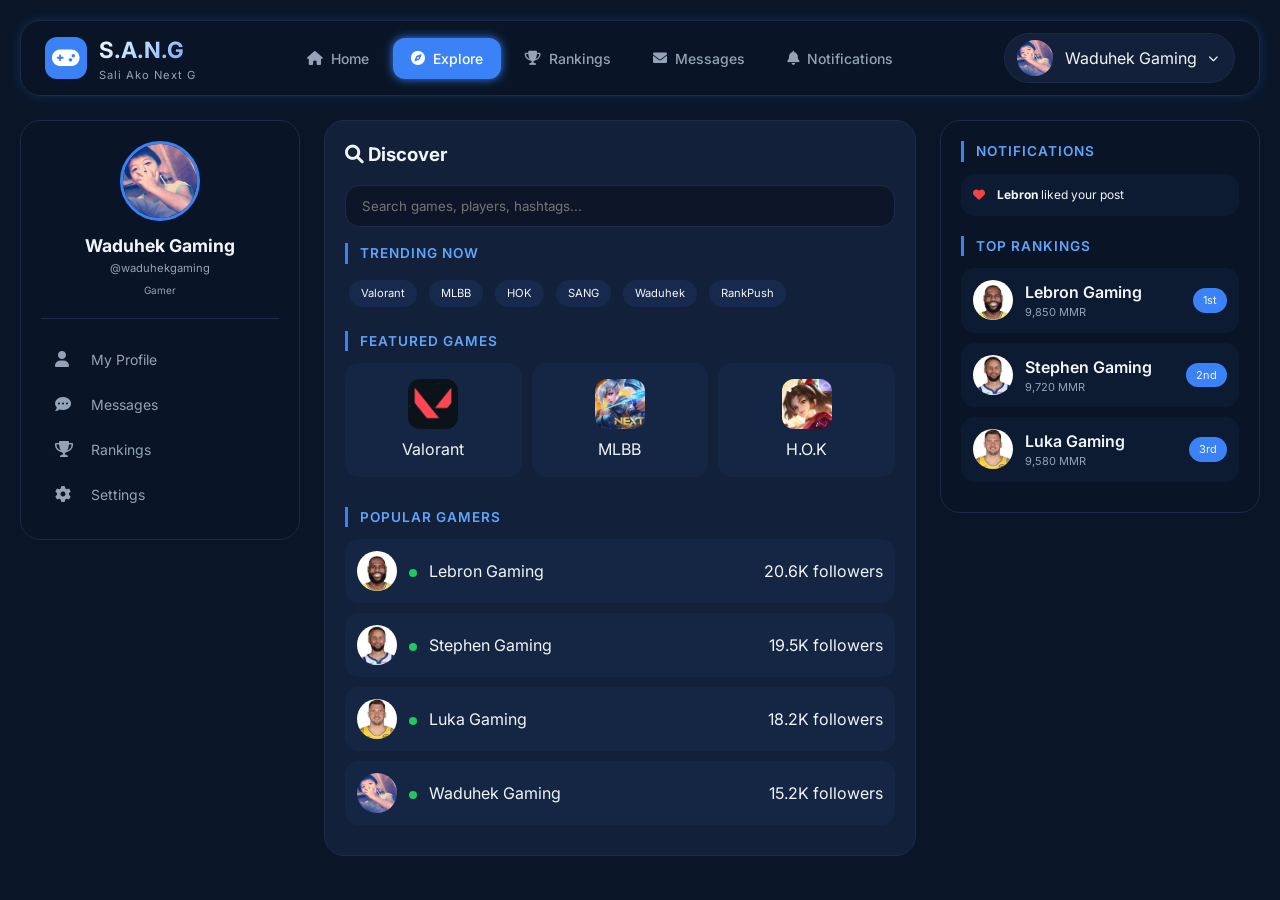
<file: Game/explore.html>
<!DOCTYPE html>
<html lang="tl">
<head>
    <meta charset="UTF-8">
    <meta name="viewport" content="width=device-width, initial-scale=1.0, user-scalable=yes">
    <title>S.A.N.G · Explore</title>
    <link rel="stylesheet" href="https://cdnjs.cloudflare.com/ajax/libs/font-awesome/6.0.0-beta3/css/all.min.css">
    <link href="https://fonts.googleapis.com/css2?family=Inter:opsz,wght@14..32,300;14..32,400;14..32,500;14..32,600;14..32,700&display=swap" rel="stylesheet">
    <link rel="stylesheet" href="style.css">
</head>
<body>

<div class="container">
    <div class="top-nav">
        <a href="index.html" class="logo">
            <div class="logo-icon"><i class="fas fa-gamepad"></i></div>
            <div><h1>S.A.N.G</h1><p>Sali Ako Next G</p></div>
        </a>
        <div class="nav-links">
            <a href="index.html"><i class="fas fa-home"></i><span>Home</span></a>
            <a href="explore.html" class="active"><i class="fas fa-compass"></i><span>Explore</span></a>
            <a href="rankings.html"><i class="fas fa-trophy"></i><span>Rankings</span></a>
            <a href="messages.html"><i class="fas fa-envelope"></i><span>Messages</span></a>
            <a href="notifications.html"><i class="fas fa-bell"></i><span>Notifications</span></a>
        </div>
        <a href="profile.html" class="user-menu">
            <div class="user-avatar-small"><img src="images/dennis.jpg" alt="Waduhek"></div>
            <span>Waduhek Gaming</span>
            <i class="fas fa-chevron-down" style="font-size: 10px;"></i>
        </a>
    </div>

    <div class="main-grid">
        <div class="left-panel">
            <a href="profile.html" class="profile-card">
                <div class="profile-avatar"><img src="images/dennis.jpg" alt="Waduhek"></div>
                <h3>Waduhek Gaming</h3>
                <p>@waduhekgaming</p>
                <p style="font-size: 10px; margin-top: 6px;">Gamer</p>
            </a>
            <a href="profile.html" class="menu-item"><i class="fas fa-user"></i> My Profile</a>
            <a href="messages.html" class="menu-item"><i class="fas fa-comment-dots"></i> Messages</a>
            <a href="rankings.html" class="menu-item"><i class="fas fa-trophy"></i> Rankings</a>
            <a href="settings.html" class="menu-item"><i class="fas fa-cog"></i> Settings</a>
        </div>

        <div class="feed-panel">
            <div class="card">
                <h3><i class="fas fa-search"></i> Discover</h3>
                <input type="text" placeholder="Search games, players, hashtags..." style="margin:16px 0;">
                <div class="section-title">Trending Now</div>
                <div>
                    <span class="hashtag" onclick="alert('Valorant trending')">Valorant</span>
                    <span class="hashtag" onclick="alert('MLBB trending')">MLBB</span>
                    <span class="hashtag" onclick="alert('HOK trending')">HOK</span>
                    <span class="hashtag" onclick="alert('SANG trending')">SANG</span>
                    <span class="hashtag" onclick="alert('Waduhek trending')">Waduhek</span>
                    <span class="hashtag" onclick="alert('RankPush trending')">RankPush</span>
                </div>
                <div class="section-title">Featured Games</div>
                <div style="display:grid; grid-template-columns:repeat(3,1fr); gap:10px;">
                    <div class="rank-item" style="flex-direction:column; text-align:center; padding:16px;" onclick="alert('Valorant featured')">
                        <div style="width:50px; height:50px; border-radius:12px; display:flex; align-items:center; justify-content:center; margin-bottom:8px; overflow:hidden;">
                            <img src="images/valorant-logo.jpg" alt="Valorant" style="width:100%; height:100%; object-fit:contain;">
                        </div>
                        <span>Valorant</span>
                    </div>
                    <div class="rank-item" style="flex-direction:column; text-align:center; padding:16px;" onclick="alert('MLBB featured')">
                        <div style="width:50px; height:50px; border-radius:12px; display:flex; align-items:center; justify-content:center; margin-bottom:8px; overflow:hidden;">
                            <img src="images/mlbb-logo.jpg" alt="MLBB" style="width:100%; height:100%; object-fit:contain;">
                        </div>
                        <span>MLBB</span>
                    </div>
                    <div class="rank-item" style="flex-direction:column; text-align:center; padding:16px;" onclick="alert('HOK featured')">
                        <div style="width:50px; height:50px; border-radius:12px; display:flex; align-items:center; justify-content:center; margin-bottom:8px; overflow:hidden;">
                            <img src="images/hok-logo.jpg" alt="HOK" style="width:100%; height:100%; object-fit:contain;">
                        </div>
                        <span>H.O.K</span>
                    </div>
                </div>
                <div class="section-title">Popular Gamers</div>
                <div class="chat-item" onclick="location.href='profile.html?user=lebron'" style="display:flex; align-items:center; gap:12px;">
                    <div class="chat-avatar" style="width:40px; height:40px; border-radius:50%; overflow:hidden;"><img src="images/Lebron.jpg" style="width:100%; height:100%; object-fit:cover;"></div>
                    <div><span class="online-dot"></span> Lebron Gaming</div>
                    <div style="margin-left:auto;">20.6K followers</div>
                </div>
                <div class="chat-item" onclick="location.href='profile.html?user=stephen'" style="display:flex; align-items:center; gap:12px;">
                    <div class="chat-avatar" style="width:40px; height:40px; border-radius:50%; overflow:hidden;"><img src="images/Stephen.jpg" style="width:100%; height:100%; object-fit:cover;"></div>
                    <div><span class="online-dot"></span> Stephen Gaming</div>
                    <div style="margin-left:auto;">19.5K followers</div>
                </div>
                <div class="chat-item" onclick="location.href='profile.html?user=luka'" style="display:flex; align-items:center; gap:12px;">
                    <div class="chat-avatar" style="width:40px; height:40px; border-radius:50%; overflow:hidden;"><img src="images/Luka.jpg" style="width:100%; height:100%; object-fit:cover;"></div>
                    <div><span class="online-dot"></span> Luka Gaming</div>
                    <div style="margin-left:auto;">18.2K followers</div>
                </div>
                <div class="chat-item" onclick="location.href='profile.html'" style="display:flex; align-items:center; gap:12px;">
                    <div class="chat-avatar" style="width:40px; height:40px; border-radius:50%; overflow:hidden;"><img src="images/dennis.jpg" style="width:100%; height:100%; object-fit:cover;"></div>
                    <div><span class="online-dot"></span> Waduhek Gaming</div>
                    <div style="margin-left:auto;">15.2K followers</div>
                </div>
            </div>
        </div>

        <div class="right-panel">
            <div class="section-title">Notifications</div>
            <a href="notifications.html" class="notification-item"><i class="fas fa-heart" style="color: var(--danger);"></i><span><strong>Lebron</strong> liked your post</span></a>
            <div class="section-title">Top Rankings</div>
      
            <a href="profile.html?user=lebron" class="rank-item" style="display:flex; align-items:center; gap:12px; text-decoration:none;">
                <div style="width:40px; height:40px; border-radius:50%; overflow:hidden;">
                    <img src="images/Lebron.jpg" style="width:100%; height:100%; object-fit:cover;">
                </div>
                <div style="flex:1;">
                    <div style="font-weight:600;">Lebron Gaming</div>
                    <div style="font-size:11px; color:var(--text-secondary);">9,850 MMR</div>
                </div>
                <div style="background:var(--accent); padding:4px 10px; border-radius:20px; font-size:11px;">1st</div>
            </a>

            <a href="profile.html?user=stephen" class="rank-item" style="display:flex; align-items:center; gap:12px; text-decoration:none;">
                <div style="width:40px; height:40px; border-radius:50%; overflow:hidden;">
                    <img src="images/Stephen.jpg" style="width:100%; height:100%; object-fit:cover;">
                </div>
                <div style="flex:1;">
                    <div style="font-weight:600;">Stephen Gaming</div>
                    <div style="font-size:11px; color:var(--text-secondary);">9,720 MMR</div>
                </div>
                <div style="background:var(--accent); padding:4px 10px; border-radius:20px; font-size:11px;">2nd</div>
            </a>

          
            <a href="profile.html?user=luka" class="rank-item" style="display:flex; align-items:center; gap:12px; text-decoration:none;">
                <div style="width:40px; height:40px; border-radius:50%; overflow:hidden;">
                    <img src="images/Luka.jpg" style="width:100%; height:100%; object-fit:cover;">
                </div>
                <div style="flex:1;">
                    <div style="font-weight:600;">Luka Gaming</div>
                    <div style="font-size:11px; color:var(--text-secondary);">9,580 MMR</div>
                </div>
                <div style="background:var(--accent); padding:4px 10px; border-radius:20px; font-size:11px;">3rd</div>
            </a>
        </div>
    </div>
</div>

</body>
</html>
</file>
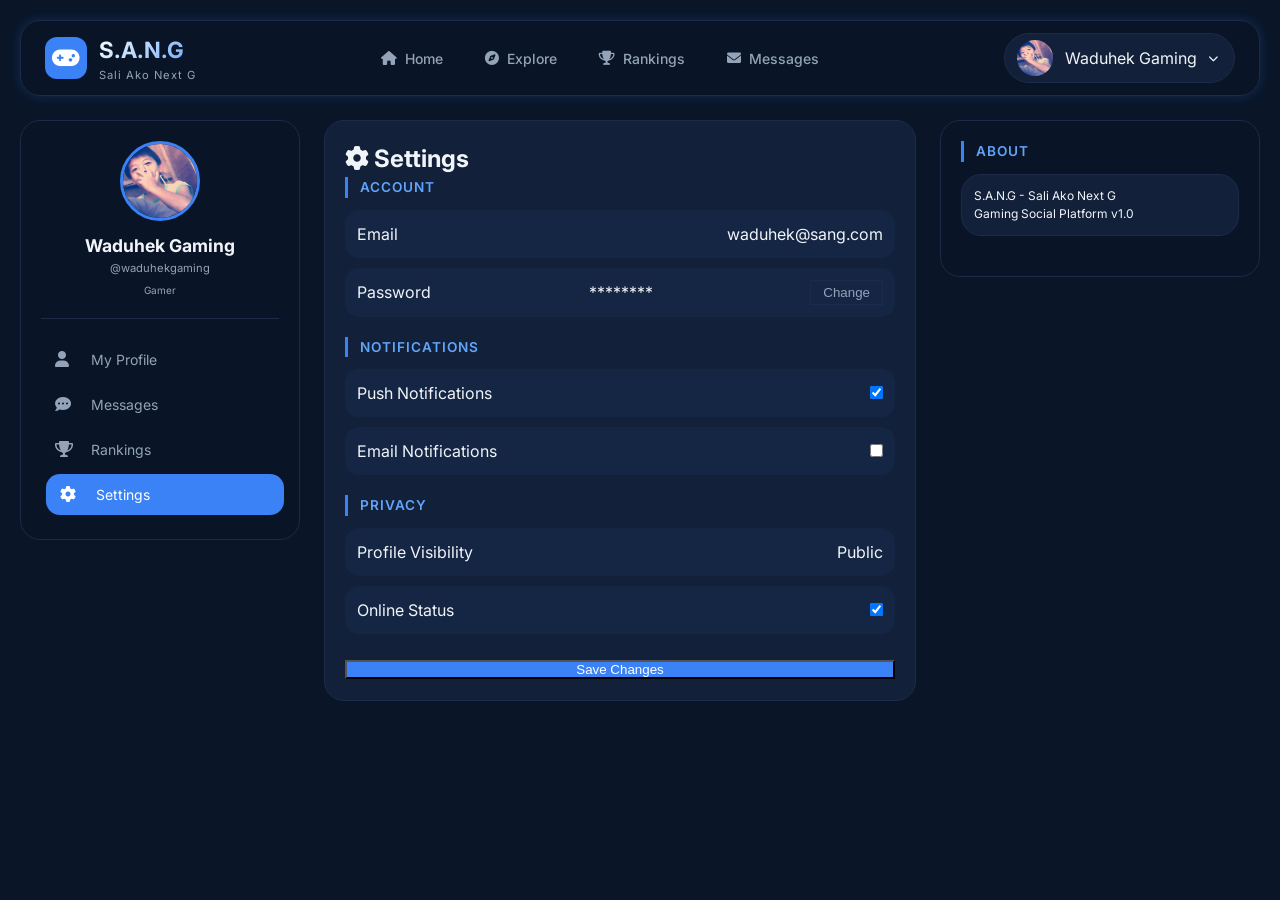
<file: Game/settings.html>
<!DOCTYPE html>
<html lang="tl">
<head>
    <meta charset="UTF-8">
    <meta name="viewport" content="width=device-width, initial-scale=1.0, user-scalable=yes">
    <title>S.A.N.G · Settings</title>
    <link rel="stylesheet" href="https://cdnjs.cloudflare.com/ajax/libs/font-awesome/6.0.0-beta3/css/all.min.css">
    <link href="https://fonts.googleapis.com/css2?family=Inter:opsz,wght@14..32,300;14..32,400;14..32,500;14..32,600;14..32,700&display=swap" rel="stylesheet">
    <link rel="stylesheet" href="style.css">
</head>
<body>

<div class="container">
    <div class="top-nav">
        <a href="index.html" class="logo">
            <div class="logo-icon"><i class="fas fa-gamepad"></i></div>
            <div><h1>S.A.N.G</h1><p>Sali Ako Next G</p></div>
        </a>
        <div class="nav-links">
            <a href="index.html"><i class="fas fa-home"></i><span>Home</span></a>
            <a href="explore.html"><i class="fas fa-compass"></i><span>Explore</span></a>
            <a href="rankings.html"><i class="fas fa-trophy"></i><span>Rankings</span></a>
            <a href="messages.html"><i class="fas fa-envelope"></i><span>Messages</span></a>
        </div>
        <a href="profile.html" class="user-menu">
            <div class="user-avatar-small"><img src="images/dennis.jpg" alt="Waduhek"></div>
            <span>Waduhek Gaming</span>
            <i class="fas fa-chevron-down" style="font-size: 10px;"></i>
        </a>
    </div>

    <div class="main-grid">
        <div class="left-panel">
            <a href="profile.html" class="profile-card">
                <div class="profile-avatar"><img src="images/dennis.jpg" alt="Waduhek"></div>
                <h3>Waduhek Gaming</h3>
                <p>@waduhekgaming</p>
                <p style="font-size: 10px; margin-top: 6px;">Gamer</p>
            </a>
            <a href="profile.html" class="menu-item"><i class="fas fa-user"></i> My Profile</a>
            <a href="messages.html" class="menu-item"><i class="fas fa-comment-dots"></i> Messages</a>
            <a href="rankings.html" class="menu-item"><i class="fas fa-trophy"></i> Rankings</a>
            <a href="settings.html" class="menu-item active-menu"><i class="fas fa-cog"></i> Settings</a>
        </div>

        <div class="feed-panel">
            <div class="card">
                <h2><i class="fas fa-cog"></i> Settings</h2>
                <div class="section-title">Account</div>
                <div class="rank-item"><span>Email</span><span>waduhek@sang.com</span></div>
                <div class="rank-item"><span>Password</span><span>********</span><button class="btn-outline" style="padding:4px 12px;" onclick="alert('Change password')">Change</button></div>
                <div class="section-title">Notifications</div>
                <div class="rank-item"><span>Push Notifications</span><span><input type="checkbox" checked></span></div>
                <div class="rank-item"><span>Email Notifications</span><span><input type="checkbox"></span></div>
                <div class="section-title">Privacy</div>
                <div class="rank-item"><span>Profile Visibility</span><span>Public</span></div>
                <div class="rank-item"><span>Online Status</span><span><input type="checkbox" checked></span></div>
                <button class="btn-primary" style="width:100%; margin-top:16px;" onclick="alert('Settings saved!')">Save Changes</button>
            </div>
        </div>

        <div class="right-panel">
            <div class="section-title">About</div>
            <div class="card" style="padding:12px;">
                <p style="font-size:12px;">S.A.N.G - Sali Ako Next G<br>Gaming Social Platform v1.0</p>
            </div>
        </div>
    </div>
</div>

</body>
</html>
</file>
<file: Game/style.css>
* {
    margin: 0;
    padding: 0;
    box-sizing: border-box;
}

:root {
    --bg-primary: #0a1628;
    --bg-secondary: #0f1a2f;
    --bg-card: #13203a;
    --bg-sidebar: rgba(10, 22, 40, 0.95);
    --primary: #1e3a5f;
    --primary-light: #2c4a6e;
    --primary-dark: #0f2a4a;
    --accent: #3b82f6;
    --accent-light: #60a5fa;
    --text-primary: #f1f5f9;
    --text-secondary: #94a3b8;
    --border: #1e2a4a;
    --success: #22c55e;
    --warning: #f59e0b;
    --danger: #ef4444;
    --card-radius: 20px;
    --glow: 0 0 12px rgba(59, 130, 246, 0.2);
}

body {
    font-family: 'Inter', sans-serif;
    background: var(--bg-primary);
    color: var(--text-primary);
    line-height: 1.5;
}

.container {
    max-width: 1500px;
    margin: 0 auto;
    padding: 20px;
}


.top-nav {
    background: var(--bg-sidebar);
    backdrop-filter: blur(12px);
    border-radius: var(--card-radius);
    padding: 12px 24px;
    margin-bottom: 24px;
    display: flex;
    justify-content: space-between;
    align-items: center;
    flex-wrap: wrap;
    gap: 16px;
    border: 1px solid var(--border);
    box-shadow: var(--glow);
    position: sticky;
    top: 20px;
    z-index: 100;
}

.logo {
    display: flex;
    align-items: center;
    gap: 12px;
    cursor: pointer;
    text-decoration: none;
}

.logo-icon {
    width: 42px;
    height: 42px;
    background: var(--accent);
    border-radius: 12px;
    display: flex;
    align-items: center;
    justify-content: center;
    font-size: 22px;
    color: white;
}

.logo h1 {
    font-size: 1.4rem;
    font-weight: 700;
    background: linear-gradient(135deg, white, var(--accent-light));
    -webkit-background-clip: text;
    background-clip: text;
    color: transparent;
}

.logo p {
    font-size: 0.7rem;
    color: var(--text-secondary);
    letter-spacing: 1px;
}

.nav-links {
    display: flex;
    gap: 6px;
    flex-wrap: wrap;
}

.nav-links a {
    color: var(--text-secondary);
    text-decoration: none;
    padding: 10px 18px;
    border-radius: 12px;
    transition: all 0.2s ease;
    display: flex;
    align-items: center;
    gap: 8px;
    font-weight: 500;
    font-size: 14px;
}

.nav-links a:hover, .nav-links a.active {
    background: var(--accent);
    color: white;
    box-shadow: 0 0 10px var(--accent);
}

.user-menu {
    display: flex;
    align-items: center;
    gap: 12px;
    background: var(--bg-card);
    padding: 6px 16px 6px 12px;
    border-radius: 40px;
    border: 1px solid var(--border);
    cursor: pointer;
    transition: all 0.2s;
    text-decoration: none;
    color: var(--text-primary);
}

.user-menu:hover {
    border-color: var(--accent);
    background: var(--primary-light);
}

.user-avatar-small {
    width: 36px;
    height: 36px;
    border-radius: 50%;
    overflow: hidden;
    background: var(--accent);
}

.user-avatar-small img {
    width: 100%;
    height: 100%;
    object-fit: cover;
}


.main-grid {
    display: grid;
    grid-template-columns: 280px 1fr 320px;
    gap: 24px;
}


.left-panel {
    background: var(--bg-sidebar);
    backdrop-filter: blur(12px);
    border-radius: var(--card-radius);
    padding: 20px;
    height: fit-content;
    position: sticky;
    top: 90px;
    border: 1px solid var(--border);
}

.profile-card {
    text-align: center;
    padding-bottom: 20px;
    border-bottom: 1px solid var(--border);
    margin-bottom: 20px;
    cursor: pointer;
    transition: all 0.2s;
    text-decoration: none;
    color: inherit;
    display: block;
}

.profile-card:hover {
    transform: translateY(-2px);
}

.profile-avatar {
    width: 80px;
    height: 80px;
    border-radius: 50%;
    display: flex;
    align-items: center;
    justify-content: center;
    margin: 0 auto 12px;
    border: 3px solid var(--accent);
    overflow: hidden;
    background: linear-gradient(135deg, var(--accent), var(--primary-light));
}

.profile-avatar img {
    width: 100%;
    height: 100%;
    object-fit: cover;
}

.profile-card h3 {
    font-size: 1.1rem;
}

.profile-card p {
    font-size: 0.7rem;
    color: var(--text-secondary);
}

.menu-item {
    display: flex;
    align-items: center;
    gap: 12px;
    padding: 10px 14px;
    margin: 4px 0;
    border-radius: 14px;
    color: var(--text-secondary);
    transition: all 0.2s;
    text-decoration: none;
    font-size: 14px;
}

.menu-item i {
    width: 24px;
    font-size: 1rem;
}

.menu-item:hover, .menu-item.active-menu {
    background: var(--accent);
    color: white;
    transform: translateX(5px);
}


.feed-panel {
    background: transparent;
}

.card {
    background: var(--bg-card);
    border-radius: var(--card-radius);
    padding: 20px;
    margin-bottom: 20px;
    border: 1px solid var(--border);
    transition: all 0.2s;
}

.card:hover {
    border-color: var(--accent);
    transform: translateY(-2px);
    box-shadow: var(--glow);
}

.section-title {
    font-weight: 600;
    margin: 20px 0 12px 0;
    font-size: 0.85rem;
    text-transform: uppercase;
    letter-spacing: 1px;
    border-left: 3px solid var(--accent);
    padding-left: 12px;
    color: var(--accent-light);
}

.section-title:first-of-type {
    margin-top: 0;
}

.btn {
    padding: 8px 20px;
    border-radius: 12px;
    border: none;
    font-weight: 500;
    transition: all 0.2s;
    font-family: inherit;
    display: inline-flex;
    align-items: center;
    gap: 8px;
    cursor: pointer;
    font-size: 13px;
}

.btn-primary {
    background: var(--accent);
    color: white;
}

.btn-primary:hover {
    transform: scale(1.02);
    box-shadow: 0 0 10px var(--accent);
}

.btn-outline {
    background: transparent;
    border: 1px solid var(--border);
    color: var(--text-secondary);
}

.btn-outline:hover {
    border-color: var(--accent);
    color: var(--accent-light);
}

.post-actions {
    display: flex;
    gap: 20px;
    margin-top: 16px;
    padding-top: 12px;
    border-top: 1px solid var(--border);
    flex-wrap: wrap;
}

.action-btn {
    display: flex;
    align-items: center;
    gap: 8px;
    background: none;
    border: none;
    color: var(--text-secondary);
    padding: 6px 12px;
    border-radius: 12px;
    transition: all 0.2s;
    font-size: 0.8rem;
    cursor: pointer;
}

.action-btn:hover {
    background: rgba(59, 130, 246, 0.15);
    color: var(--accent-light);
}

.reaction-group {
    display: flex;
    gap: 6px;
    margin-top: 12px;
    flex-wrap: wrap;
}

.reaction {
    background: rgba(59, 130, 246, 0.1);
    padding: 4px 12px;
    border-radius: 20px;
    font-size: 0.7rem;
    cursor: pointer;
    transition: all 0.2s;
}

.reaction:hover {
    background: var(--accent);
    color: white;
}

.rank-item, .chat-item {
    display: flex;
    justify-content: space-between;
    align-items: center;
    padding: 12px;
    background: rgba(59, 130, 246, 0.05);
    border-radius: 14px;
    margin-bottom: 10px;
    cursor: pointer;
    transition: all 0.2s;
    text-decoration: none;
    color: var(--text-primary);
}

.rank-item:hover, .chat-item:hover {
    background: rgba(59, 130, 246, 0.15);
    transform: translateX(3px);
}


.right-panel {
    background: var(--bg-sidebar);
    backdrop-filter: blur(12px);
    border-radius: var(--card-radius);
    padding: 20px;
    height: fit-content;
    position: sticky;
    top: 90px;
    border: 1px solid var(--border);
}

.notification-item {
    background: rgba(59, 130, 246, 0.05);
    padding: 12px;
    border-radius: 14px;
    margin-bottom: 10px;
    display: flex;
    align-items: center;
    gap: 12px;
    font-size: 0.75rem;
    cursor: pointer;
    transition: all 0.2s;
    text-decoration: none;
    color: var(--text-primary);
}

.notification-item:hover {
    background: rgba(59, 130, 246, 0.15);
    transform: translateX(3px);
}

.hashtag {
    display: inline-block;
    background: rgba(59, 130, 246, 0.1);
    padding: 5px 12px;
    border-radius: 20px;
    font-size: 0.7rem;
    margin: 4px;
    cursor: pointer;
    transition: all 0.2s;
}

.hashtag:hover {
    background: var(--accent);
    transform: scale(1.02);
}


input, textarea {
    background: rgba(0, 0, 0, 0.3);
    border: 1px solid var(--border);
    border-radius: 14px;
    padding: 12px 16px;
    color: white;
    font-family: inherit;
    width: 100%;
}

input:focus, textarea:focus {
    outline: none;
    border-color: var(--accent);
    box-shadow: 0 0 8px var(--accent);
}


.online-dot {
    width: 8px;
    height: 8px;
    background: var(--success);
    border-radius: 50%;
    display: inline-block;
    margin-right: 8px;
}

.offline-dot {
    width: 8px;
    height: 8px;
    background: var(--text-secondary);
    border-radius: 50%;
    display: inline-block;
    margin-right: 8px;
}


.chat-contact {
    cursor: pointer;
    transition: all 0.2s;
}

.chat-contact.active-chat {
    background: var(--accent);
    color: white;
}

.chat-contact.active-chat .online-dot,
.chat-contact.active-chat .offline-dot {
    background: white;
}

.chat-avatar {
    width: 40px;
    height: 40px;
    border-radius: 50%;
    overflow: hidden;
}

.chat-avatar img {
    width: 100%;
    height: 100%;
    object-fit: cover;
}


.profiles-grid {
    display: grid;
    grid-template-columns: repeat(auto-fit, minmax(300px, 1fr));
    gap: 24px;
    margin-top: 20px;
}

.profile-card-gamer {
    background: var(--bg-card);
    border-radius: var(--card-radius);
    padding: 24px;
    text-align: center;
    border: 1px solid var(--border);
    transition: all 0.3s ease;
    cursor: pointer;
}

.profile-card-gamer:hover {
    border-color: var(--accent);
    transform: translateY(-5px);
    box-shadow: var(--glow);
}

.gamer-avatar {
    width: 100px;
    height: 100px;
    border-radius: 50%;
    overflow: hidden;
    margin: 0 auto 16px;
    border: 3px solid var(--accent);
}

.gamer-avatar img {
    width: 100%;
    height: 100%;
    object-fit: cover;
}

.gamer-name {
    font-size: 1.3rem;
    font-weight: 700;
    margin-bottom: 4px;
}

.gamer-tag {
    color: var(--text-secondary);
    font-size: 0.75rem;
    margin-bottom: 16px;
}

.gamer-stats {
    display: flex;
    justify-content: space-around;
    margin: 16px 0;
    padding: 12px 0;
    border-top: 1px solid var(--border);
    border-bottom: 1px solid var(--border);
}

.gamer-stats div {
    text-align: center;
}

.gamer-stats strong {
    font-size: 1.1rem;
    display: block;
}

.gamer-badges {
    display: flex;
    gap: 8px;
    justify-content: center;
    flex-wrap: wrap;
    margin-bottom: 16px;
}

.badge {
    background: rgba(59, 130, 246, 0.15);
    padding: 4px 12px;
    border-radius: 20px;
    font-size: 0.7rem;
}

.profile-details {
    margin-top: 16px;
    padding-top: 16px;
    border-top: 1px solid var(--border);
    text-align: left;
    font-size: 0.85rem;
}

.profile-details p {
    margin: 8px 0;
}


.image-container {
    margin: 12px 0;
}

.post-image {
    width: 100%;
    height: 320px;
    object-fit: cover;
    border-radius: 16px;
    border: 2px solid var(--accent);
    box-shadow: 0 0 15px rgba(59, 130, 246, 0.3);
    background: linear-gradient(135deg, #1e3a5f, #0f2a4a);
}

/* Optional: kung gusto mo ng overlay text kapag walang image */
.post-image[src="images/post1.jpg"]:not([src*=".jpg"]),
.post-image:not([src]) {
    display: flex;
    align-items: center;
    justify-content: center;
    color: white;
    font-size: 24px;
    font-weight: bold;
}


@media (max-width: 1100px) {
    .main-grid {
        grid-template-columns: 240px 1fr 280px;
        gap: 16px;
    }
}

@media (max-width: 900px) {
    .main-grid {
        grid-template-columns: 1fr;
    }
    .left-panel, .right-panel {
        display: none;
    }
    .top-nav {
        flex-direction: column;
        border-radius: var(--card-radius);
    }
    .nav-links {
        justify-content: center;
    }
}

@media (max-width: 600px) {
    .nav-links a span {
        display: none;
    }
    .nav-links a i {
        font-size: 1.2rem;
    }
    .user-menu span {
        display: none;
    }
}

@media (max-width: 768px) {
    .post-image {
        height: 220px;
    }
}

::-webkit-scrollbar {
    width: 5px;
}

::-webkit-scrollbar-track {
    background: var(--border);
    border-radius: 10px;
}

::-webkit-scrollbar-thumb {
    background: var(--accent);
    border-radius: 10px;
}


.rank-item img {
    vertical-align: middle;
}
</file>
